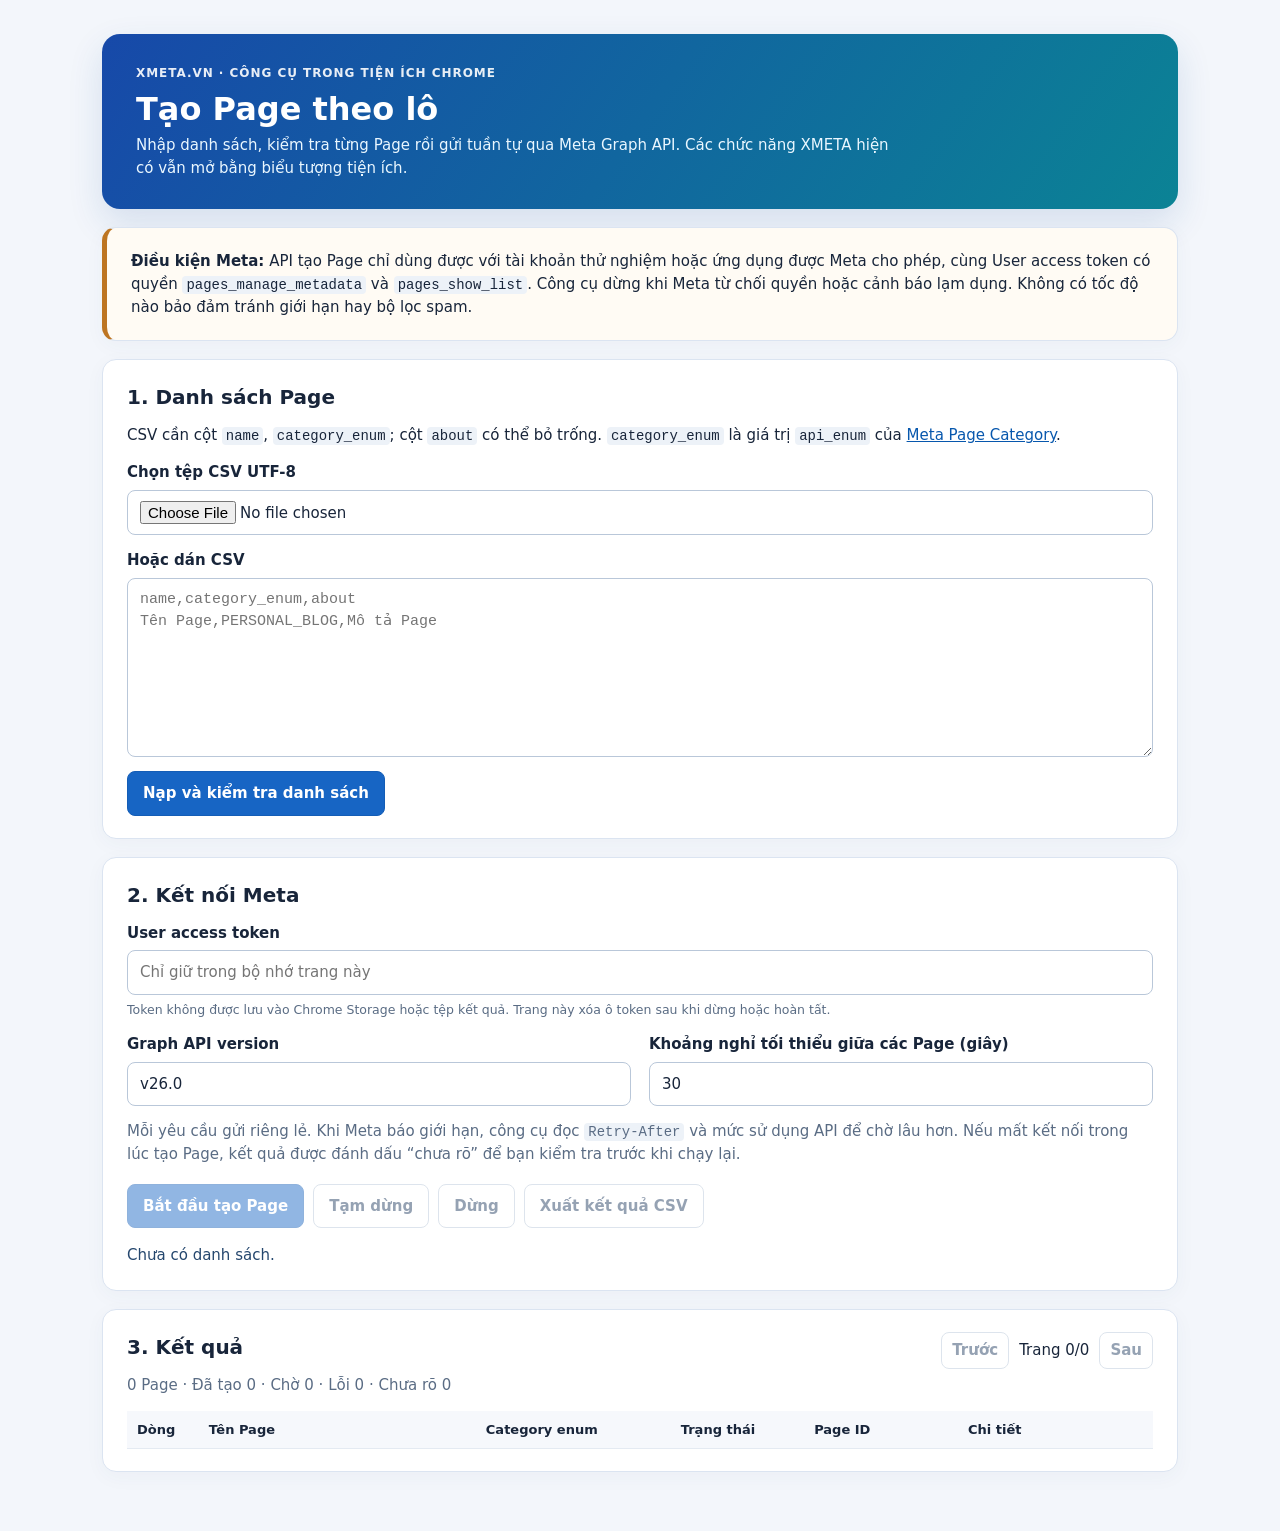
<file: xmeta-page-batch/page-batch.html>
<!doctype html>
<html lang="vi">
<head>
  <meta charset="utf-8">
  <meta name="viewport" content="width=device-width, initial-scale=1">
  <title>XMETA.VN · Tạo Page theo lô</title>
  <link rel="stylesheet" href="page-batch.css">
  <script src="page-batch.js" defer></script>
</head>
<body>
  <main>
    <header class="hero">
      <div class="eyebrow">XMETA.VN · Công cụ trong tiện ích Chrome</div>
      <h1>Tạo Page theo lô</h1>
      <p>Nhập danh sách, kiểm tra từng Page rồi gửi tuần tự qua Meta Graph API. Các chức năng XMETA hiện có vẫn mở bằng biểu tượng tiện ích.</p>
    </header>

    <section class="notice" aria-label="Điều kiện sử dụng">
      <strong>Điều kiện Meta:</strong> API tạo Page chỉ dùng được với tài khoản thử nghiệm hoặc ứng dụng được Meta cho phép, cùng User access token có quyền <code>pages_manage_metadata</code> và <code>pages_show_list</code>. Công cụ dừng khi Meta từ chối quyền hoặc cảnh báo lạm dụng. Không có tốc độ nào bảo đảm tránh giới hạn hay bộ lọc spam.
    </section>

    <section class="card" aria-labelledby="input-title">
      <h2 id="input-title">1. Danh sách Page</h2>
      <p>CSV cần cột <code>name</code>, <code>category_enum</code>; cột <code>about</code> có thể bỏ trống. <code>category_enum</code> là giá trị <code>api_enum</code> của <a href="https://developers.facebook.com/docs/graph-api/reference/page-category/" target="_blank" rel="noopener noreferrer">Meta Page Category</a>.</p>
      <div class="field">
        <label for="csvFile">Chọn tệp CSV UTF-8</label>
        <input id="csvFile" type="file" accept=".csv,text/csv,text/plain">
      </div>
      <div class="field">
        <label for="csvText">Hoặc dán CSV</label>
        <textarea id="csvText" rows="7" spellcheck="false" placeholder="name,category_enum,about&#10;Tên Page,PERSONAL_BLOG,Mô tả Page"></textarea>
      </div>
      <button id="loadBtn" type="button">Nạp và kiểm tra danh sách</button>
    </section>

    <section class="card" aria-labelledby="settings-title">
      <h2 id="settings-title">2. Kết nối Meta</h2>
      <div class="grid">
        <div class="field wide">
          <label for="token">User access token</label>
          <input id="token" type="password" autocomplete="off" spellcheck="false" placeholder="Chỉ giữ trong bộ nhớ trang này">
          <small>Token không được lưu vào Chrome Storage hoặc tệp kết quả. Trang này xóa ô token sau khi dừng hoặc hoàn tất.</small>
        </div>
        <div class="field">
          <label for="version">Graph API version</label>
          <input id="version" type="text" value="v26.0" pattern="v?[0-9]+\.[0-9]+" spellcheck="false">
        </div>
        <div class="field">
          <label for="delay">Khoảng nghỉ tối thiểu giữa các Page (giây)</label>
          <input id="delay" type="number" value="30" min="5" max="3600" step="1">
        </div>
      </div>
      <p class="muted">Mỗi yêu cầu gửi riêng lẻ. Khi Meta báo giới hạn, công cụ đọc <code>Retry-After</code> và mức sử dụng API để chờ lâu hơn. Nếu mất kết nối trong lúc tạo Page, kết quả được đánh dấu “chưa rõ” để bạn kiểm tra trước khi chạy lại.</p>
      <div class="actions">
        <button id="startBtn" type="button" disabled>Bắt đầu tạo Page</button>
        <button id="pauseBtn" type="button" class="secondary" disabled>Tạm dừng</button>
        <button id="cancelBtn" type="button" class="secondary" disabled>Dừng</button>
        <button id="exportBtn" type="button" class="secondary" disabled>Xuất kết quả CSV</button>
      </div>
      <p id="message" class="message" role="status" aria-live="polite">Chưa có danh sách.</p>
    </section>

    <section class="card" aria-labelledby="results-title">
      <div class="results-head">
        <div>
          <h2 id="results-title">3. Kết quả</h2>
          <p id="summary" class="muted">0 Page</p>
        </div>
        <div class="pagination">
          <button id="prevBtn" type="button" class="secondary" disabled>Trước</button>
          <span id="pageLabel">Trang 0/0</span>
          <button id="nextBtn" type="button" class="secondary" disabled>Sau</button>
        </div>
      </div>
      <div class="table-wrap">
        <table>
          <thead><tr><th>Dòng</th><th>Tên Page</th><th>Category enum</th><th>Trạng thái</th><th>Page ID</th><th>Chi tiết</th></tr></thead>
          <tbody id="resultsBody"></tbody>
        </table>
      </div>
    </section>
  </main>
</body>
</html>
</file>
<file: xmeta-page-batch/page-batch.css>
:root { color-scheme: light; font: 15px/1.5 system-ui, -apple-system, BlinkMacSystemFont, "Segoe UI", sans-serif; background:#f3f6fb; color:#18253a; }
* { box-sizing:border-box; }
body { margin:0; }
main { max-width:1120px; margin:0 auto; padding:34px 22px 60px; }
.hero { padding:30px 34px; color:#fff; background:linear-gradient(125deg,#1749a9,#0b8395); border-radius:18px; box-shadow:0 14px 35px #194f9b23; }
.eyebrow { font-size:12px; font-weight:700; letter-spacing:.08em; text-transform:uppercase; opacity:.9; }
h1 { margin:8px 0 6px; font-size:32px; line-height:1.2; }
.hero p { margin:0; max-width:760px; color:#eaf7ff; }
h2 { margin:0 0 12px; font-size:20px; }
p { margin:0 0 14px; }
.notice,.card { margin-top:18px; padding:22px 24px; border:1px solid #dbe4f1; border-radius:14px; background:#fff; box-shadow:0 5px 20px #29476b0a; }
.notice { border-left:5px solid #bd7522; background:#fffbf4; }
code { padding:1px 4px; border-radius:4px; background:#edf2f8; font-size:.93em; }
a { color:#0757ad; }
.field { display:flex; flex-direction:column; gap:6px; margin-bottom:14px; }
label { font-weight:650; }
input,textarea { width:100%; padding:10px 12px; border:1px solid #b9c7d9; border-radius:8px; background:#fff; color:inherit; font:inherit; }
input:focus,textarea:focus { outline:2px solid #5b9bf5; outline-offset:1px; }
textarea { resize:vertical; min-height:130px; font-family:ui-monospace,SFMono-Regular,Consolas,monospace; }
small,.muted { color:#5a6c84; }
.grid { display:grid; grid-template-columns:repeat(2,minmax(0,1fr)); gap:0 18px; }
.wide { grid-column:1 / -1; }
.actions { display:flex; gap:9px; flex-wrap:wrap; margin-top:18px; }
button { padding:10px 15px; border:1px solid #145db6; border-radius:8px; background:#1765c4; color:white; font:inherit; font-weight:650; cursor:pointer; }
button.secondary { border-color:#b9c7d9; background:#fff; color:#203b60; }
button:hover:not(:disabled) { filter:brightness(.93); }
button:disabled { cursor:not-allowed; opacity:.47; }
.message { min-height:24px; margin:16px 0 0; color:#25476e; overflow-wrap:anywhere; }
.message.error { color:#a1242e; }
.results-head { display:flex; align-items:start; justify-content:space-between; gap:18px; }
.pagination { display:flex; align-items:center; gap:10px; white-space:nowrap; }
.pagination button { padding:6px 10px; }
.table-wrap { overflow:auto; }
table { width:100%; border-collapse:collapse; table-layout:fixed; }
th,td { padding:9px 10px; border-bottom:1px solid #e4eaf2; text-align:left; vertical-align:top; overflow-wrap:anywhere; }
th { background:#f6f8fc; font-size:13px; }
th:nth-child(1) { width:7%; } th:nth-child(2) { width:27%; } th:nth-child(3) { width:19%; } th:nth-child(4) { width:13%; } th:nth-child(5) { width:15%; }
td.detail { font-size:13px; color:#5a6c84; }
.status { display:inline-block; padding:2px 7px; border-radius:999px; font-size:12px; font-weight:700; white-space:nowrap; }
.status.done { background:#e6f6eb; color:#187243; }
.status.failed,.status.unknown { background:#fff0ed; color:#a3312a; }
.status.sending { background:#e6efff; color:#205db9; }
.status.pending { background:#edf1f6; color:#50637a; }
@media(max-width:700px) { main { padding:14px 10px 40px; } .hero,.card,.notice { padding:18px; } .grid { grid-template-columns:1fr; } .results-head { display:block; } .pagination { margin-bottom:14px; } table { min-width:760px; } }
</file>
